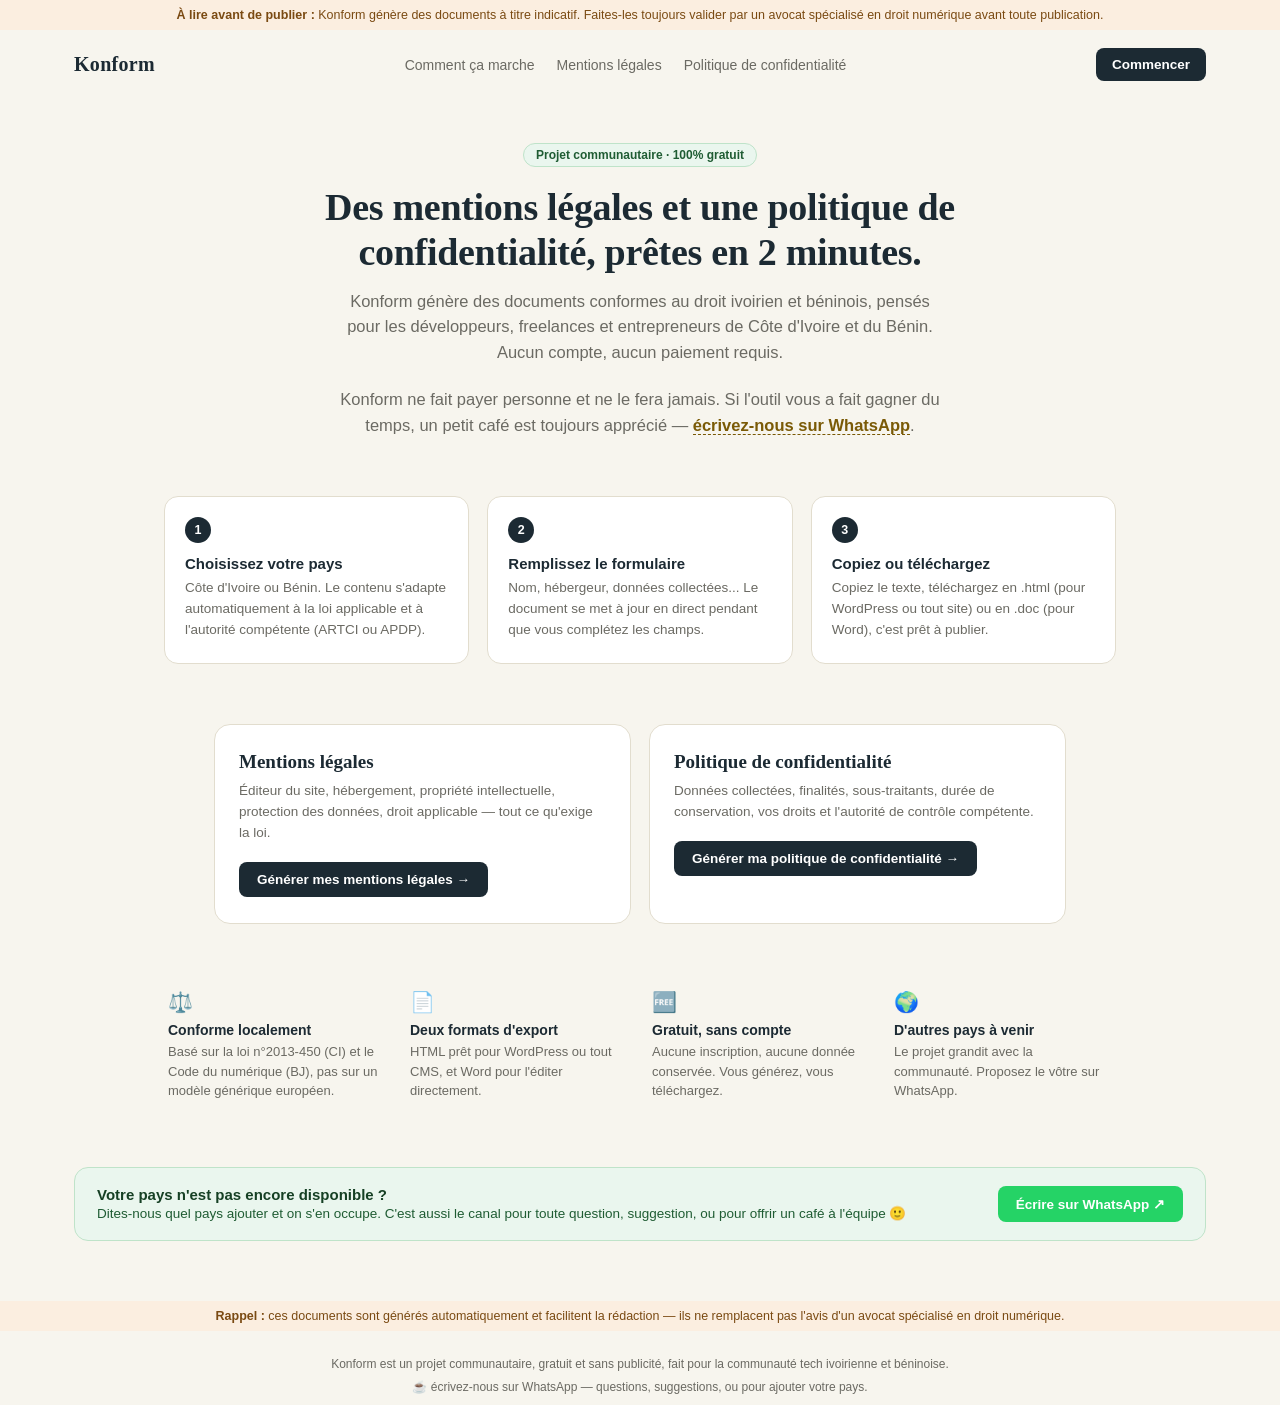
<file: index.html>
<!DOCTYPE html>
<html lang="fr">
<head>
<meta charset="UTF-8">
<meta name="viewport" content="width=device-width, initial-scale=1.0">
<title>Konform — Mentions légales et politique de confidentialité pour la Côte d'Ivoire et le Bénin</title>
<link rel="stylesheet" href="konform.css">
</head>
<body>

<div class="disclaimer-bar"><strong>À lire avant de publier :</strong> Konform génère des documents à titre indicatif. Faites-les toujours valider par un avocat spécialisé en droit numérique avant toute publication.</div>

<nav>
  <a class="logo" href="index.html">Konform</a>
  <div class="nav-links">
    <a href="#comment-ca-marche">Comment ça marche</a>
    <a href="mentions-legales.html">Mentions légales</a>
    <a href="politique-confidentialite.html">Politique de confidentialité</a>
  </div>
  <a class="nav-cta" href="mentions-legales.html">Commencer</a>
</nav>

<div class="hero">
  <span class="badge">Projet communautaire · 100% gratuit</span>
  <h1>Des mentions légales et une politique de confidentialité, prêtes en 2 minutes.</h1>
  <p>Konform génère des documents conformes au droit ivoirien et béninois, pensés pour les développeurs, freelances et entrepreneurs de Côte d'Ivoire et du Bénin. Aucun compte, aucun paiement requis.</p>
  <p class="coffee-line">Konform ne fait payer personne et ne le fera jamais. Si l'outil vous a fait gagner du temps, un petit café est toujours apprécié — <a href="#whatsapp-block">écrivez-nous sur WhatsApp</a>.</p>
</div>

<div class="steps" id="comment-ca-marche">
  <div class="step">
    <div class="num">1</div>
    <h3>Choisissez votre pays</h3>
    <p>Côte d'Ivoire ou Bénin. Le contenu s'adapte automatiquement à la loi applicable et à l'autorité compétente (ARTCI ou APDP).</p>
  </div>
  <div class="step">
    <div class="num">2</div>
    <h3>Remplissez le formulaire</h3>
    <p>Nom, hébergeur, données collectées... Le document se met à jour en direct pendant que vous complétez les champs.</p>
  </div>
  <div class="step">
    <div class="num">3</div>
    <h3>Copiez ou téléchargez</h3>
    <p>Copiez le texte, téléchargez en .html (pour WordPress ou tout site) ou en .doc (pour Word), c'est prêt à publier.</p>
  </div>
</div>

<div class="two-tools">
  <div class="tool-card">
    <h3>Mentions légales</h3>
    <p>Éditeur du site, hébergement, propriété intellectuelle, protection des données, droit applicable — tout ce qu'exige la loi.</p>
    <a href="mentions-legales.html">Générer mes mentions légales →</a>
  </div>
  <div class="tool-card">
    <h3>Politique de confidentialité</h3>
    <p>Données collectées, finalités, sous-traitants, durée de conservation, vos droits et l'autorité de contrôle compétente.</p>
    <a href="politique-confidentialite.html">Générer ma politique de confidentialité →</a>
  </div>
</div>

<div class="features">
  <div class="feature"><div class="icon">⚖️</div><h4>Conforme localement</h4><p>Basé sur la loi n°2013-450 (CI) et le Code du numérique (BJ), pas sur un modèle générique européen.</p></div>
  <div class="feature"><div class="icon">📄</div><h4>Deux formats d'export</h4><p>HTML prêt pour WordPress ou tout CMS, et Word pour l'éditer directement.</p></div>
  <div class="feature"><div class="icon">🆓</div><h4>Gratuit, sans compte</h4><p>Aucune inscription, aucune donnée conservée. Vous générez, vous téléchargez.</p></div>
  <div class="feature"><div class="icon">🌍</div><h4>D'autres pays à venir</h4><p>Le projet grandit avec la communauté. Proposez le vôtre sur WhatsApp.</p></div>
</div>

<div class="wrap">
  <div class="whatsapp" id="whatsapp-block">
    <div>
      <strong>Votre pays n'est pas encore disponible ?</strong>
      <p>Dites-nous quel pays ajouter et on s'en occupe. C'est aussi le canal pour toute question, suggestion, ou pour offrir un café à l'équipe 🙂</p>
    </div>
    <a class="wa-btn" href="https://wa.me/2290157072185?text=Bonjour%2C%20je%20contacte%20Konform%20pour%20%3A" target="_blank" rel="noopener">Écrire sur WhatsApp ↗</a>
  </div>
</div>

<div class="disclaimer-bar"><strong>Rappel :</strong> ces documents sont générés automatiquement et facilitent la rédaction — ils ne remplacent pas l'avis d'un avocat spécialisé en droit numérique.</div>

<footer>
  <p style="margin:0 0 4px;">Konform est un projet communautaire, gratuit et sans publicité, fait pour la communauté tech ivoirienne et béninoise.</p>
  <p style="margin:0;">☕ écrivez-nous sur WhatsApp — questions, suggestions, ou pour ajouter votre pays.</p>
</footer>

</body>
</html>
</file>
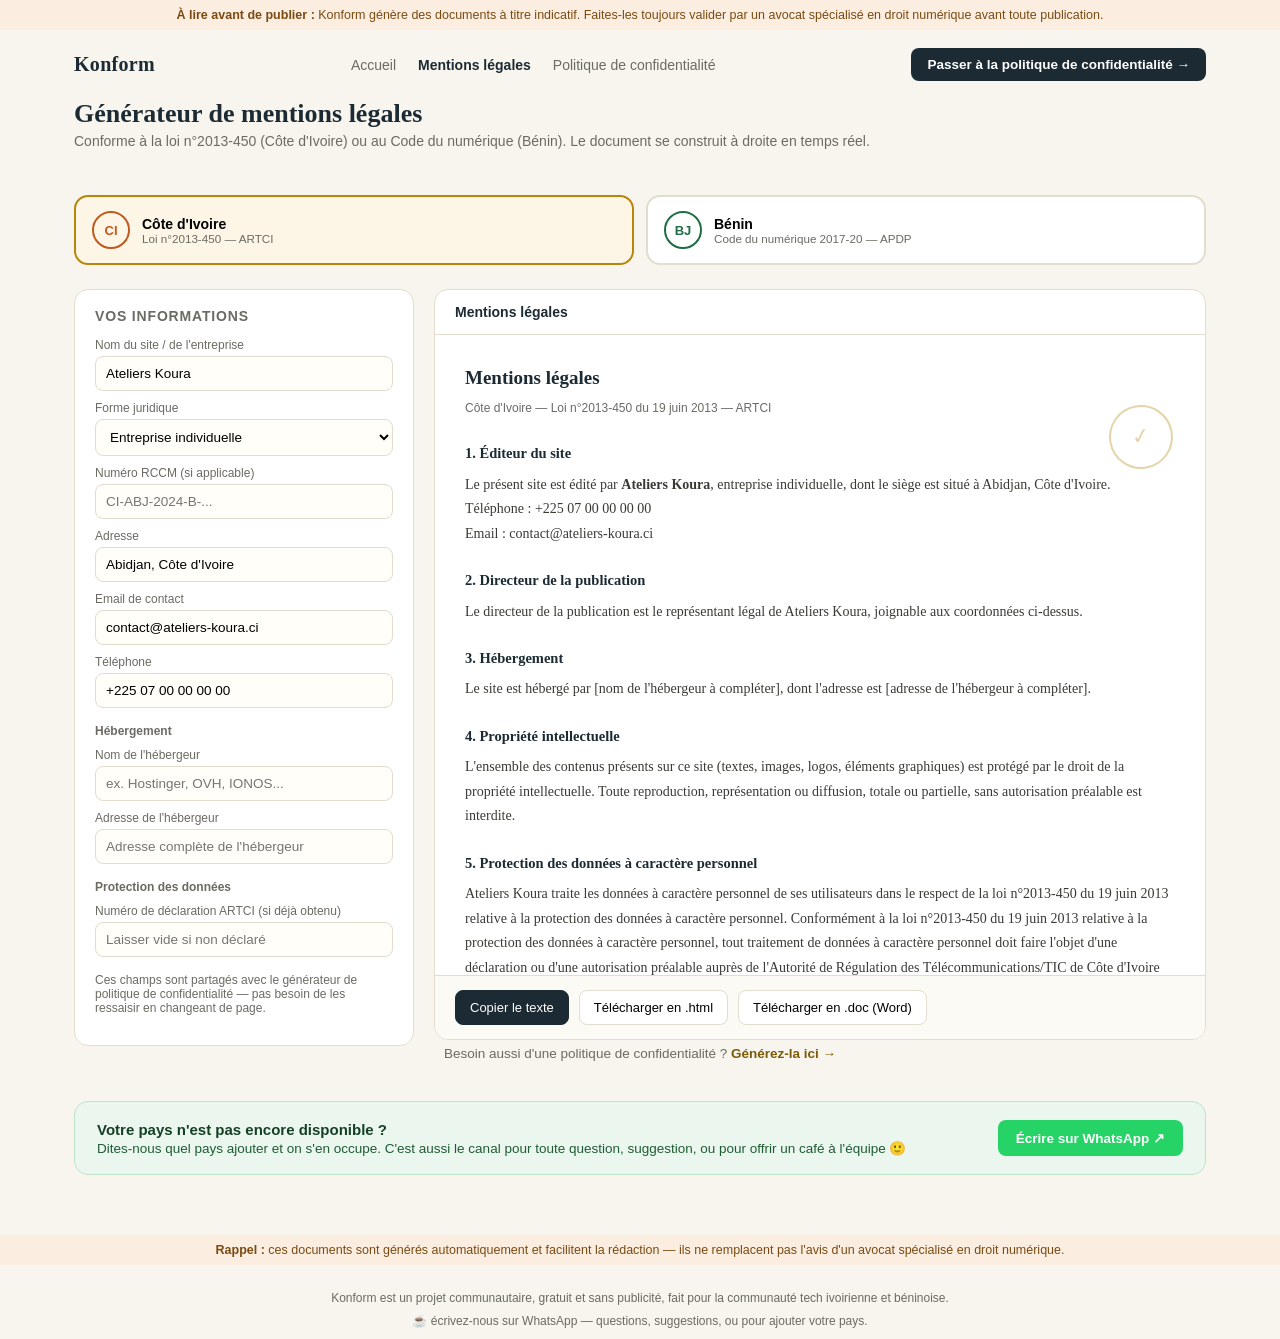
<file: mentions-legales.html>
<!DOCTYPE html>
<html lang="fr">
<head>
<meta charset="UTF-8">
<meta name="viewport" content="width=device-width, initial-scale=1.0">
<title>Générateur de mentions légales gratuit — Côte d'Ivoire & Bénin | Konform</title>
<link rel="stylesheet" href="konform.css">
</head>
<body>

<div class="disclaimer-bar"><strong>À lire avant de publier :</strong> Konform génère des documents à titre indicatif. Faites-les toujours valider par un avocat spécialisé en droit numérique avant toute publication.</div>

<nav>
  <a class="logo" href="index.html">Konform</a>
  <div class="nav-links">
    <a href="index.html">Accueil</a>
    <a href="mentions-legales.html" class="current">Mentions légales</a>
    <a href="politique-confidentialite.html">Politique de confidentialité</a>
  </div>
  <a class="nav-cta" href="politique-confidentialite.html">Passer à la politique de confidentialité →</a>
</nav>

<div class="tool-heading">
  <h2>Générateur de mentions légales</h2>
  <p>Conforme à la loi n°2013-450 (Côte d'Ivoire) ou au Code du numérique (Bénin). Le document se construit à droite en temps réel.</p>
</div>

<div class="wrap">

  <div class="countries">
    <button class="country-btn active" id="btn-ci" onclick="setCountry('ci')">
      <div class="seal" style="color:var(--ci)">CI</div>
      <div><strong>Côte d'Ivoire</strong><small>Loi n°2013-450 — ARTCI</small></div>
    </button>
    <button class="country-btn" id="btn-bj" onclick="setCountry('bj')">
      <div class="seal" style="color:var(--bj)">BJ</div>
      <div><strong>Bénin</strong><small>Code du numérique 2017-20 — APDP</small></div>
    </button>
  </div>

  <div class="grid">
    <div class="card">
      <h2>Vos informations</h2>

      <label>Nom du site / de l'entreprise</label>
      <input type="text" id="siteName" value="Ateliers Koura" oninput="handleChange()">

      <label>Forme juridique</label>
      <select id="legalForm" onchange="handleChange()">
        <option>Entreprise individuelle</option>
        <option>SARL</option>
        <option>SA</option>
        <option>Association</option>
        <option>Freelance / auto-entrepreneur</option>
        <option>Projet personnel (sans forme juridique)</option>
      </select>

      <label id="lblRegistre">Numéro RCCM (si applicable)</label>
      <input type="text" id="registre" placeholder="CI-ABJ-2024-B-..." oninput="handleChange()">

      <label>Adresse</label>
      <input type="text" id="address" value="Abidjan, Côte d'Ivoire" oninput="handleChange()">

      <label>Email de contact</label>
      <input type="text" id="email" value="contact@ateliers-koura.ci" oninput="handleChange()">

      <label>Téléphone</label>
      <input type="text" id="phone" value="+225 07 00 00 00 00" oninput="handleChange()">

      <h3>Hébergement</h3>
      <label>Nom de l'hébergeur</label>
      <input type="text" id="hostName" placeholder="ex. Hostinger, OVH, IONOS..." oninput="handleChange()">
      <label>Adresse de l'hébergeur</label>
      <input type="text" id="hostAddress" placeholder="Adresse complète de l'hébergeur" oninput="handleChange()">

      <h3>Protection des données</h3>
      <label id="lblDeclaration">Numéro de déclaration ARTCI (si déjà obtenu)</label>
      <input type="text" id="declaration" placeholder="Laisser vide si non déclaré" oninput="handleChange()">

      <p style="font-size:12px;color:var(--muted);margin-top:16px;">Ces champs sont partagés avec le générateur de politique de confidentialité — pas besoin de les ressaisir en changeant de page.</p>

      <!-- Hidden fields shared with the privacy policy generator, kept in sync via localStorage -->
      <input type="hidden" id="dpo">
      <input type="hidden" id="retention" value="24 mois">
      <input type="hidden" id="payOther">
      <input type="checkbox" id="cContact" checked style="display:none">
      <input type="checkbox" id="cCookies" checked style="display:none">
      <input type="checkbox" id="cAccounts" style="display:none">
      <input type="checkbox" id="cPayment" style="display:none">
      <input type="checkbox" id="cNewsletter" style="display:none">
      <input type="checkbox" id="cThirdParty" checked style="display:none">
      <input type="checkbox" id="payCinetpay" style="display:none">
      <input type="checkbox" id="payFedapay" style="display:none">
      <input type="checkbox" id="payKkiapay" style="display:none">
      <input type="checkbox" id="payPaydunya" style="display:none">
      <input type="checkbox" id="payStripe" style="display:none">
      <input type="checkbox" id="payPaypal" style="display:none">
      <input type="checkbox" id="payWave" style="display:none">
      <input type="checkbox" id="payMomo" style="display:none">
    </div>

    <div class="doc-panel">
      <div class="doc-panel-header">Mentions légales</div>
      <div style="position:relative;">
        <div class="doc-body" id="docBody"></div>
        <div class="stamp">✓</div>
      </div>
      <div class="actions">
        <button class="btn primary" onclick="copyDoc()">Copier le texte</button>
        <button class="btn" onclick="downloadHTML('Mentions légales','mentions-legales')">Télécharger en .html</button>
        <button class="btn" onclick="downloadWord('Mentions légales','mentions-legales')">Télécharger en .doc (Word)</button>
      </div>
    </div>
  </div>

  <p class="cross-link">Besoin aussi d'une politique de confidentialité ? <a href="politique-confidentialite.html">Générez-la ici →</a></p>

  <div class="whatsapp" id="whatsapp-block">
    <div>
      <strong>Votre pays n'est pas encore disponible ?</strong>
      <p>Dites-nous quel pays ajouter et on s'en occupe. C'est aussi le canal pour toute question, suggestion, ou pour offrir un café à l'équipe 🙂</p>
    </div>
    <a class="wa-btn" href="https://wa.me/2290157072185?text=Bonjour%2C%20je%20contacte%20Konform%20pour%20%3A" target="_blank" rel="noopener">Écrire sur WhatsApp ↗</a>
  </div>

</div>

<div class="disclaimer-bar"><strong>Rappel :</strong> ces documents sont générés automatiquement et facilitent la rédaction — ils ne remplacent pas l'avis d'un avocat spécialisé en droit numérique.</div>

<footer>
  <p style="margin:0 0 4px;">Konform est un projet communautaire, gratuit et sans publicité, fait pour la communauté tech ivoirienne et béninoise.</p>
  <p style="margin:0;">☕ écrivez-nous sur WhatsApp — questions, suggestions, ou pour ajouter votre pays.</p>
</footer>

<script src="konform.js"></script>
<script>
let country = 'ci';

function setCountry(c){
  country = c;
  document.getElementById('btn-ci').classList.toggle('active', c==='ci');
  document.getElementById('btn-bj').classList.toggle('active', c==='bj');
  document.getElementById('lblRegistre').textContent = c==='ci' ? "Numéro RCCM (si applicable)" : "Numéro IFU / RCCM (si applicable)";
  document.getElementById('lblDeclaration').textContent = c==='ci' ? "Numéro de déclaration ARTCI (si déjà obtenu)" : "Numéro de déclaration APDP (si déjà obtenu)";
  if(!restoreFormState()){
    if(c==='ci'){
      document.getElementById('address').value = "Abidjan, Côte d'Ivoire";
      document.getElementById('email').value = "contact@ateliers-koura.ci";
      document.getElementById('phone').value = "+225 07 00 00 00 00";
    } else {
      document.getElementById('address').value = "Cotonou, Bénin";
      document.getElementById('email').value = "contact@ateliers-koura.bj";
      document.getElementById('phone').value = "+229 01 00 00 00 00";
    }
  }
  handleChange();
}

function handleChange(){
  saveFormState(country);
  document.getElementById('docBody').innerHTML = genMentionsLegales(country);
}

(function init(){
  const saved = restoreFormState();
  if(saved){
    applyFormState(saved);
    if(saved.country) country = saved.country;
    document.getElementById('btn-ci').classList.toggle('active', country==='ci');
    document.getElementById('btn-bj').classList.toggle('active', country==='bj');
    document.getElementById('lblRegistre').textContent = country==='ci' ? "Numéro RCCM (si applicable)" : "Numéro IFU / RCCM (si applicable)";
    document.getElementById('lblDeclaration').textContent = country==='ci' ? "Numéro de déclaration ARTCI (si déjà obtenu)" : "Numéro de déclaration APDP (si déjà obtenu)";
  }
  handleChange();
})();
</script>
</body>
</html>
</file>
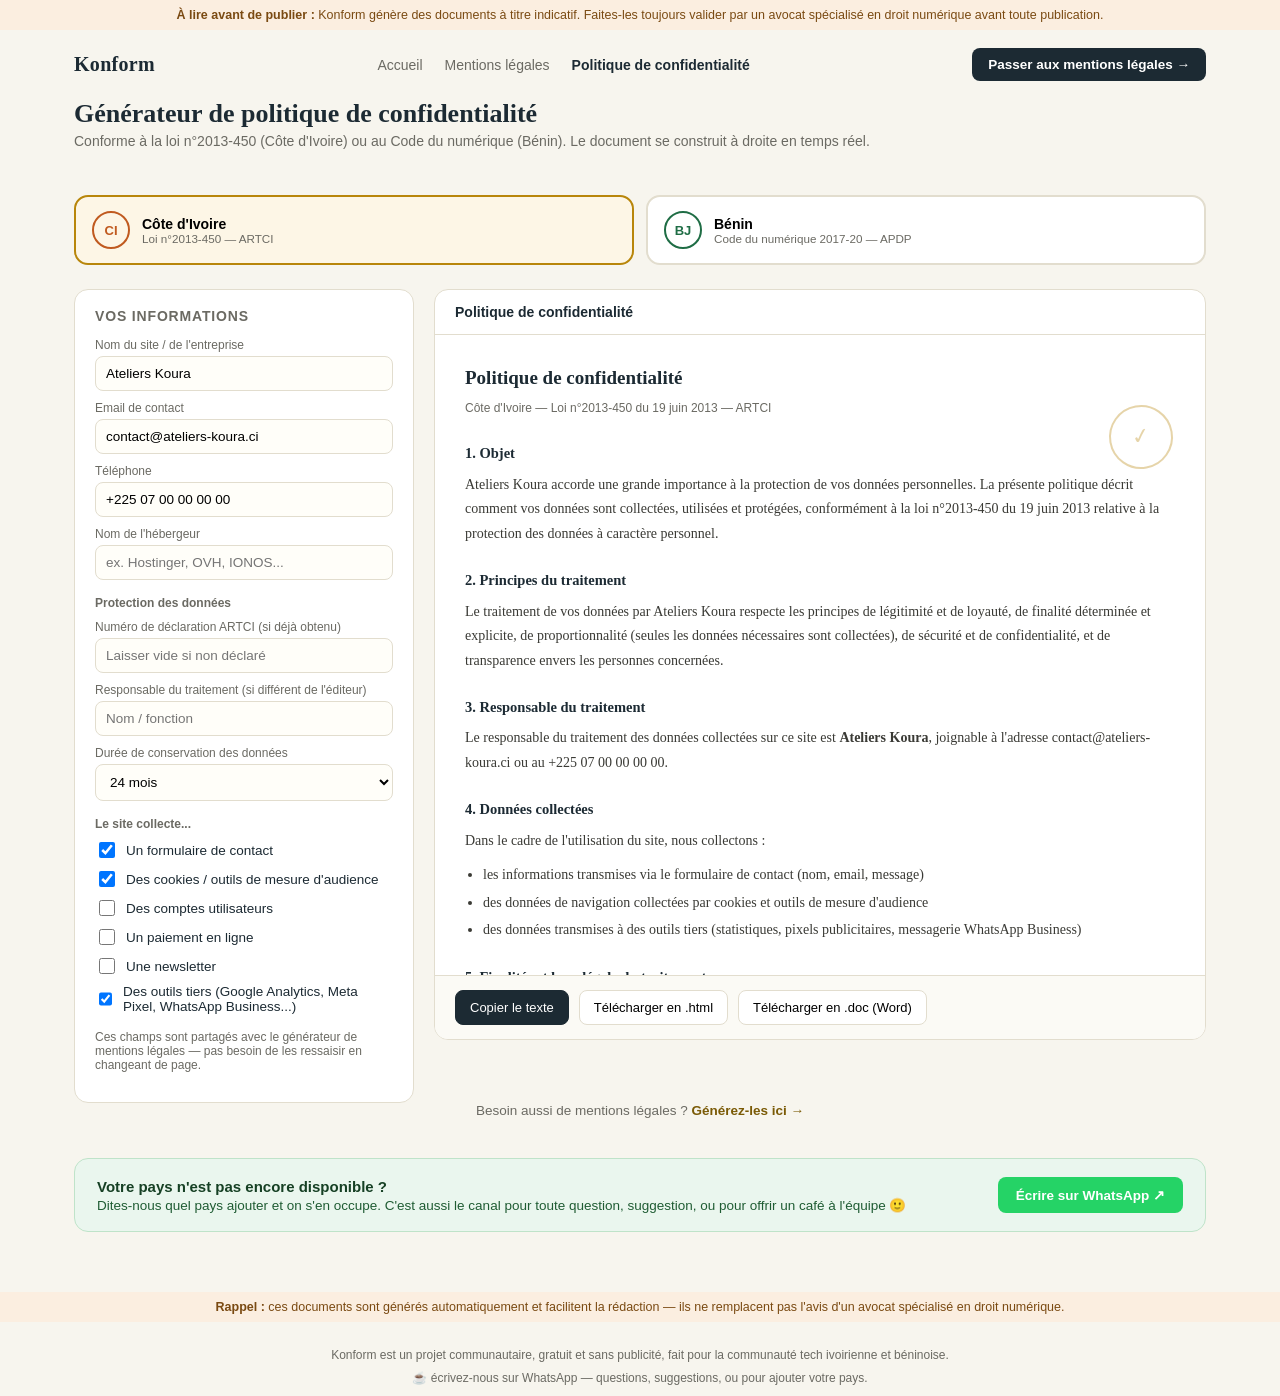
<file: politique-confidentialite.html>
<!DOCTYPE html>
<html lang="fr">
<head>
<meta charset="UTF-8">
<meta name="viewport" content="width=device-width, initial-scale=1.0">
<title>Générateur de politique de confidentialité gratuit — Côte d'Ivoire & Bénin | Konform</title>
<link rel="stylesheet" href="konform.css">
</head>
<body>

<div class="disclaimer-bar"><strong>À lire avant de publier :</strong> Konform génère des documents à titre indicatif. Faites-les toujours valider par un avocat spécialisé en droit numérique avant toute publication.</div>

<nav>
  <a class="logo" href="index.html">Konform</a>
  <div class="nav-links">
    <a href="index.html">Accueil</a>
    <a href="mentions-legales.html">Mentions légales</a>
    <a href="politique-confidentialite.html" class="current">Politique de confidentialité</a>
  </div>
  <a class="nav-cta" href="mentions-legales.html">Passer aux mentions légales →</a>
</nav>

<div class="tool-heading">
  <h2>Générateur de politique de confidentialité</h2>
  <p>Conforme à la loi n°2013-450 (Côte d'Ivoire) ou au Code du numérique (Bénin). Le document se construit à droite en temps réel.</p>
</div>

<div class="wrap">

  <div class="countries">
    <button class="country-btn active" id="btn-ci" onclick="setCountry('ci')">
      <div class="seal" style="color:var(--ci)">CI</div>
      <div><strong>Côte d'Ivoire</strong><small>Loi n°2013-450 — ARTCI</small></div>
    </button>
    <button class="country-btn" id="btn-bj" onclick="setCountry('bj')">
      <div class="seal" style="color:var(--bj)">BJ</div>
      <div><strong>Bénin</strong><small>Code du numérique 2017-20 — APDP</small></div>
    </button>
  </div>

  <div class="grid">
    <div class="card">
      <h2>Vos informations</h2>

      <label>Nom du site / de l'entreprise</label>
      <input type="text" id="siteName" value="Ateliers Koura" oninput="handleChange()">

      <label>Email de contact</label>
      <input type="text" id="email" value="contact@ateliers-koura.ci" oninput="handleChange()">

      <label>Téléphone</label>
      <input type="text" id="phone" value="+225 07 00 00 00 00" oninput="handleChange()">

      <label>Nom de l'hébergeur</label>
      <input type="text" id="hostName" placeholder="ex. Hostinger, OVH, IONOS..." oninput="handleChange()">

      <h3>Protection des données</h3>
      <label id="lblDeclaration">Numéro de déclaration ARTCI (si déjà obtenu)</label>
      <input type="text" id="declaration" placeholder="Laisser vide si non déclaré" oninput="handleChange()">
      <label>Responsable du traitement (si différent de l'éditeur)</label>
      <input type="text" id="dpo" placeholder="Nom / fonction" oninput="handleChange()">
      <label>Durée de conservation des données</label>
      <select id="retention" onchange="handleChange()">
        <option>12 mois</option>
        <option selected>24 mois</option>
        <option>36 mois</option>
        <option>Durée de la relation contractuelle + 5 ans</option>
      </select>

      <h3>Le site collecte...</h3>
      <label class="check"><input type="checkbox" id="cContact" checked onchange="handleChange()"> Un formulaire de contact</label>
      <label class="check"><input type="checkbox" id="cCookies" checked onchange="handleChange()"> Des cookies / outils de mesure d'audience</label>
      <label class="check"><input type="checkbox" id="cAccounts" onchange="handleChange()"> Des comptes utilisateurs</label>
      <label class="check"><input type="checkbox" id="cPayment" onchange="togglePay()"> Un paiement en ligne</label>
      <label class="check"><input type="checkbox" id="cNewsletter" onchange="handleChange()"> Une newsletter</label>
      <label class="check"><input type="checkbox" id="cThirdParty" checked onchange="handleChange()"> Des outils tiers (Google Analytics, Meta Pixel, WhatsApp Business...)</label>

      <div id="payBlock" style="display:none;margin-top:12px;padding:14px;background:#f7f5ee;border-radius:10px;border:1px solid var(--border);">
        <h3 style="margin-top:0;">Agrégateurs de paiement utilisés</h3>
        <label class="check"><input type="checkbox" id="payCinetpay" onchange="handleChange()"> CinetPay</label>
        <label class="check"><input type="checkbox" id="payFedapay" onchange="handleChange()"> FedaPay</label>
        <label class="check"><input type="checkbox" id="payKkiapay" onchange="handleChange()"> Kkiapay</label>
        <label class="check"><input type="checkbox" id="payPaydunya" onchange="handleChange()"> PayDunya</label>
        <label class="check"><input type="checkbox" id="payStripe" onchange="handleChange()"> Stripe</label>
        <label class="check"><input type="checkbox" id="payPaypal" onchange="handleChange()"> PayPal</label>
        <label class="check"><input type="checkbox" id="payWave" onchange="handleChange()"> Wave</label>
        <label class="check"><input type="checkbox" id="payMomo" onchange="handleChange()"> Mobile Money (Orange, MTN, Moov)</label>
        <label style="margin-top:8px;">Autre(s) — séparez par des virgules</label>
        <input type="text" id="payOther" placeholder="ex. Paystack, Flutterwave..." oninput="handleChange()">
      </div>

      <p style="font-size:12px;color:var(--muted);margin-top:16px;">Ces champs sont partagés avec le générateur de mentions légales — pas besoin de les ressaisir en changeant de page.</p>

      <!-- Hidden fields shared with the mentions légales generator -->
      <input type="hidden" id="legalForm" value="Entreprise individuelle">
      <input type="hidden" id="registre">
      <input type="hidden" id="address" value="Abidjan, Côte d'Ivoire">
      <input type="hidden" id="hostAddress">
    </div>

    <div class="doc-panel">
      <div class="doc-panel-header">Politique de confidentialité</div>
      <div style="position:relative;">
        <div class="doc-body" id="docBody"></div>
        <div class="stamp">✓</div>
      </div>
      <div class="actions">
        <button class="btn primary" onclick="copyDoc()">Copier le texte</button>
        <button class="btn" onclick="downloadHTML('Politique de confidentialité','politique-confidentialite')">Télécharger en .html</button>
        <button class="btn" onclick="downloadWord('Politique de confidentialité','politique-confidentialite')">Télécharger en .doc (Word)</button>
      </div>
    </div>
  </div>

  <p class="cross-link">Besoin aussi de mentions légales ? <a href="mentions-legales.html">Générez-les ici →</a></p>

  <div class="whatsapp" id="whatsapp-block">
    <div>
      <strong>Votre pays n'est pas encore disponible ?</strong>
      <p>Dites-nous quel pays ajouter et on s'en occupe. C'est aussi le canal pour toute question, suggestion, ou pour offrir un café à l'équipe 🙂</p>
    </div>
    <a class="wa-btn" href="https://wa.me/2290157072185?text=Bonjour%2C%20je%20contacte%20Konform%20pour%20%3A" target="_blank" rel="noopener">Écrire sur WhatsApp ↗</a>
  </div>

</div>

<div class="disclaimer-bar"><strong>Rappel :</strong> ces documents sont générés automatiquement et facilitent la rédaction — ils ne remplacent pas l'avis d'un avocat spécialisé en droit numérique.</div>

<footer>
  <p style="margin:0 0 4px;">Konform est un projet communautaire, gratuit et sans publicité, fait pour la communauté tech ivoirienne et béninoise.</p>
  <p style="margin:0;">☕ écrivez-nous sur WhatsApp — questions, suggestions, ou pour ajouter votre pays.</p>
</footer>

<script src="konform.js"></script>
<script>
let country = 'ci';

function setCountry(c){
  country = c;
  document.getElementById('btn-ci').classList.toggle('active', c==='ci');
  document.getElementById('btn-bj').classList.toggle('active', c==='bj');
  document.getElementById('lblDeclaration').textContent = c==='ci' ? "Numéro de déclaration ARTCI (si déjà obtenu)" : "Numéro de déclaration APDP (si déjà obtenu)";
  if(!restoreFormState()){
    if(c==='ci'){
      document.getElementById('email').value = "contact@ateliers-koura.ci";
      document.getElementById('phone').value = "+225 07 00 00 00 00";
    } else {
      document.getElementById('email').value = "contact@ateliers-koura.bj";
      document.getElementById('phone').value = "+229 01 00 00 00 00";
    }
  }
  handleChange();
}

function handleChange(){
  saveFormState(country);
  document.getElementById('docBody').innerHTML = genPolitique(country);
}

function togglePay(){
  document.getElementById('payBlock').style.display = document.getElementById('cPayment').checked ? 'block' : 'none';
  handleChange();
}

(function init(){
  const saved = restoreFormState();
  if(saved){
    applyFormState(saved);
    if(saved.country) country = saved.country;
    document.getElementById('btn-ci').classList.toggle('active', country==='ci');
    document.getElementById('btn-bj').classList.toggle('active', country==='bj');
    document.getElementById('lblDeclaration').textContent = country==='ci' ? "Numéro de déclaration ARTCI (si déjà obtenu)" : "Numéro de déclaration APDP (si déjà obtenu)";
  }
  document.getElementById('payBlock').style.display = document.getElementById('cPayment').checked ? 'block' : 'none';
  handleChange();
})();
</script>
</body>
</html>
</file>
<file: konform.css>
:root{
  --ink:#1c2a33; --paper:#f7f5ee; --card:#ffffff; --border:#e2ddce;
  --accent:#b8860b; --accent-dark:#7a5a06; --ci:#c05a1f; --bj:#1f6d45;
  --muted:#6b6a63; --warn-bg:#fbeee0; --warn-text:#7a4a12;
  --green:#1f6d45; --green-bg:#eaf6ee; --green-border:#bfe3c9;
}
*{box-sizing:border-box;}
body{margin:0;font-family:-apple-system,Segoe UI,Roboto,Helvetica,Arial,sans-serif;background:var(--paper);color:var(--ink);}
a{color:inherit;}

.disclaimer-bar{background:var(--warn-bg);color:var(--warn-text);font-size:12.5px;text-align:center;padding:8px 16px;}
.disclaimer-bar strong{font-weight:700;}

nav{max-width:1180px;margin:0 auto;padding:18px 24px;display:flex;align-items:center;justify-content:space-between;flex-wrap:wrap;gap:10px;}
.logo{font-family:Georgia,serif;font-size:20px;font-weight:700;letter-spacing:0.3px;text-decoration:none;}
.nav-links{display:flex;gap:22px;font-size:14px;color:var(--muted);flex-wrap:wrap;}
.nav-links a{text-decoration:none;}
.nav-links a:hover{color:var(--ink);}
.nav-links a.current{color:var(--ink);font-weight:600;}
.nav-cta{background:var(--ink);color:#fff;padding:9px 16px;border-radius:8px;font-size:13.5px;text-decoration:none;font-weight:600;white-space:nowrap;}

.hero{max-width:820px;margin:0 auto;padding:44px 24px 26px;text-align:center;}
.badge{display:inline-flex;align-items:center;gap:6px;background:var(--green-bg);color:#1f5c33;border:1px solid var(--green-border);font-size:12px;font-weight:600;padding:4px 12px;border-radius:999px;margin-bottom:18px;}
.hero h1{font-family:Georgia,serif;font-size:38px;line-height:1.18;margin:0 0 14px;letter-spacing:-0.3px;}
.hero p{color:var(--muted);font-size:16.5px;line-height:1.55;max-width:600px;margin:0 auto 22px;}
.hero-ctas{display:flex;gap:12px;justify-content:center;flex-wrap:wrap;}
.cta-primary{background:var(--ink);color:#fff;padding:13px 24px;border-radius:9px;font-size:15px;font-weight:600;text-decoration:none;}
.cta-secondary{background:#fff;color:var(--ink);border:1px solid var(--border);padding:13px 24px;border-radius:9px;font-size:15px;font-weight:600;text-decoration:none;}
.coffee-line{margin-top:16px;font-size:13px;color:var(--muted);}
.coffee-line a{color:var(--accent-dark);font-weight:600;text-decoration:none;border-bottom:1px dashed var(--accent-dark);}

.steps{max-width:1000px;margin:10px auto 60px;padding:0 24px;display:grid;grid-template-columns:repeat(3,1fr);gap:18px;}
@media (max-width:760px){.steps{grid-template-columns:1fr;}}
.step{background:#fff;border:1px solid var(--border);border-radius:14px;padding:20px 20px 22px;}
.step .num{width:26px;height:26px;border-radius:50%;background:var(--ink);color:#fff;font-size:12.5px;font-weight:700;display:flex;align-items:center;justify-content:center;margin-bottom:12px;}
.step h3{font-size:15px;margin:0 0 6px;}
.step p{font-size:13.5px;color:var(--muted);margin:0;line-height:1.55;}

.features{max-width:1000px;margin:0 auto 60px;padding:0 24px;display:grid;grid-template-columns:repeat(4,1fr);gap:16px;}
@media (max-width:860px){.features{grid-template-columns:repeat(2,1fr);}}
.feature{padding:6px 4px;}
.feature .icon{font-size:20px;margin-bottom:8px;}
.feature h4{font-size:14px;margin:0 0 4px;}
.feature p{font-size:13px;color:var(--muted);margin:0;line-height:1.5;}

.two-tools{max-width:900px;margin:0 auto 60px;padding:0 24px;display:grid;grid-template-columns:1fr 1fr;gap:18px;}
@media (max-width:700px){.two-tools{grid-template-columns:1fr;}}
.tool-card{background:#fff;border:1px solid var(--border);border-radius:16px;padding:26px 24px;text-align:left;}
.tool-card h3{font-family:Georgia,serif;font-size:19px;margin:0 0 8px;}
.tool-card p{font-size:13.5px;color:var(--muted);margin:0 0 18px;line-height:1.55;}
.tool-card a{display:inline-block;background:var(--ink);color:#fff;padding:10px 18px;border-radius:8px;font-size:13.5px;font-weight:600;text-decoration:none;}

.wrap{max-width:1180px;margin:0 auto;padding:0 24px 60px;}
.tool-heading{max-width:1180px;margin:0 auto;padding:0 24px 4px;}
.tool-heading h2{font-family:Georgia,serif;font-size:26px;margin:0 0 4px;}
.tool-heading p{color:var(--muted);font-size:14px;margin:0 0 24px;}

.countries{display:flex;gap:12px;margin:18px 0 24px;}
.country-btn{flex:1;display:flex;align-items:center;gap:12px;padding:14px 16px;border-radius:14px;border:2px solid var(--border);background:var(--card);cursor:pointer;text-align:left;font-size:14px;}
.country-btn.active{border-color:var(--accent);background:#fdf6e6;}
.seal{width:38px;height:38px;border-radius:50%;border:2px solid currentColor;display:flex;align-items:center;justify-content:center;flex-shrink:0;font-weight:700;font-size:13px;}
.country-btn small{display:block;color:var(--muted);font-weight:400;}
.grid{display:grid;grid-template-columns:340px 1fr;gap:20px;align-items:start;}
@media (max-width:860px){.grid{grid-template-columns:1fr;}}
.card{background:var(--card);border:1px solid var(--border);border-radius:14px;padding:18px 20px;}
.card h2{font-size:14px;margin:0 0 14px;color:var(--muted);text-transform:uppercase;letter-spacing:0.06em;}
.card h3{font-size:12px;margin:16px 0 8px;color:var(--muted);}
label{display:block;font-size:12px;color:var(--muted);margin:10px 0 4px;}
input[type=text], select, textarea{width:100%;padding:9px 10px;border:1px solid var(--border);border-radius:8px;font-size:13.5px;font-family:inherit;background:#fffef9;}
.check{display:flex;align-items:center;gap:8px;font-size:13.5px;margin:7px 0;color:var(--ink);}
.check input{width:16px;height:16px;}
.doc-panel{background:var(--card);border:1px solid var(--border);border-radius:14px;overflow:hidden;position:relative;}
.doc-panel-header{padding:14px 20px;border-bottom:1px solid var(--border);font-size:14px;font-weight:600;}
.doc-body{padding:26px 30px;max-height:640px;overflow-y:auto;font-family:Georgia,serif;font-size:14px;line-height:1.75;}
.doc-body h2{font-family:Georgia,serif;font-size:19px;margin:0 0 4px;}
.doc-body .lawref{font-size:12px;color:var(--muted);font-family:-apple-system,sans-serif;margin-bottom:18px;}
.doc-body h3{font-size:14.5px;margin:22px 0 6px;color:var(--ink);}
.doc-body p{margin:0 0 10px;color:#3a3a35;}
.doc-body ul{margin:0 0 10px;padding-left:18px;color:#3a3a35;}
.doc-body li{margin-bottom:3px;}
.actions{display:flex;gap:10px;padding:14px 20px;border-top:1px solid var(--border);background:#fbfaf5;flex-wrap:wrap;}
.btn{padding:9px 14px;border-radius:8px;border:1px solid var(--border);background:#fff;font-size:13px;cursor:pointer;font-family:inherit;}
.btn.primary{background:var(--ink);color:#fff;border-color:var(--ink);}
.stamp{position:absolute;top:70px;right:32px;width:64px;height:64px;border:2.5px solid var(--accent);border-radius:50%;display:flex;align-items:center;justify-content:center;transform:rotate(-10deg);opacity:0.35;color:var(--accent);font-size:22px;pointer-events:none;}
.whatsapp{margin-top:26px;background:var(--green-bg);border:1px solid var(--green-border);border-radius:14px;padding:18px 22px;display:flex;align-items:center;justify-content:space-between;gap:16px;flex-wrap:wrap;}
.whatsapp div p{margin:0;font-size:13.5px;color:#1f5c33;}
.whatsapp div strong{display:block;font-size:15px;margin-bottom:2px;color:#164024;}
.wa-btn{background:#25d366;color:#fff;text-decoration:none;padding:10px 18px;border-radius:8px;font-size:13.5px;font-weight:600;white-space:nowrap;}
footer{text-align:center;color:var(--muted);font-size:12px;padding:24px 20px 8px;line-height:1.6;}
.cross-link{text-align:center;font-size:13.5px;color:var(--muted);margin:0 0 40px;}
.cross-link a{color:var(--accent-dark);font-weight:600;text-decoration:none;}
</file>
